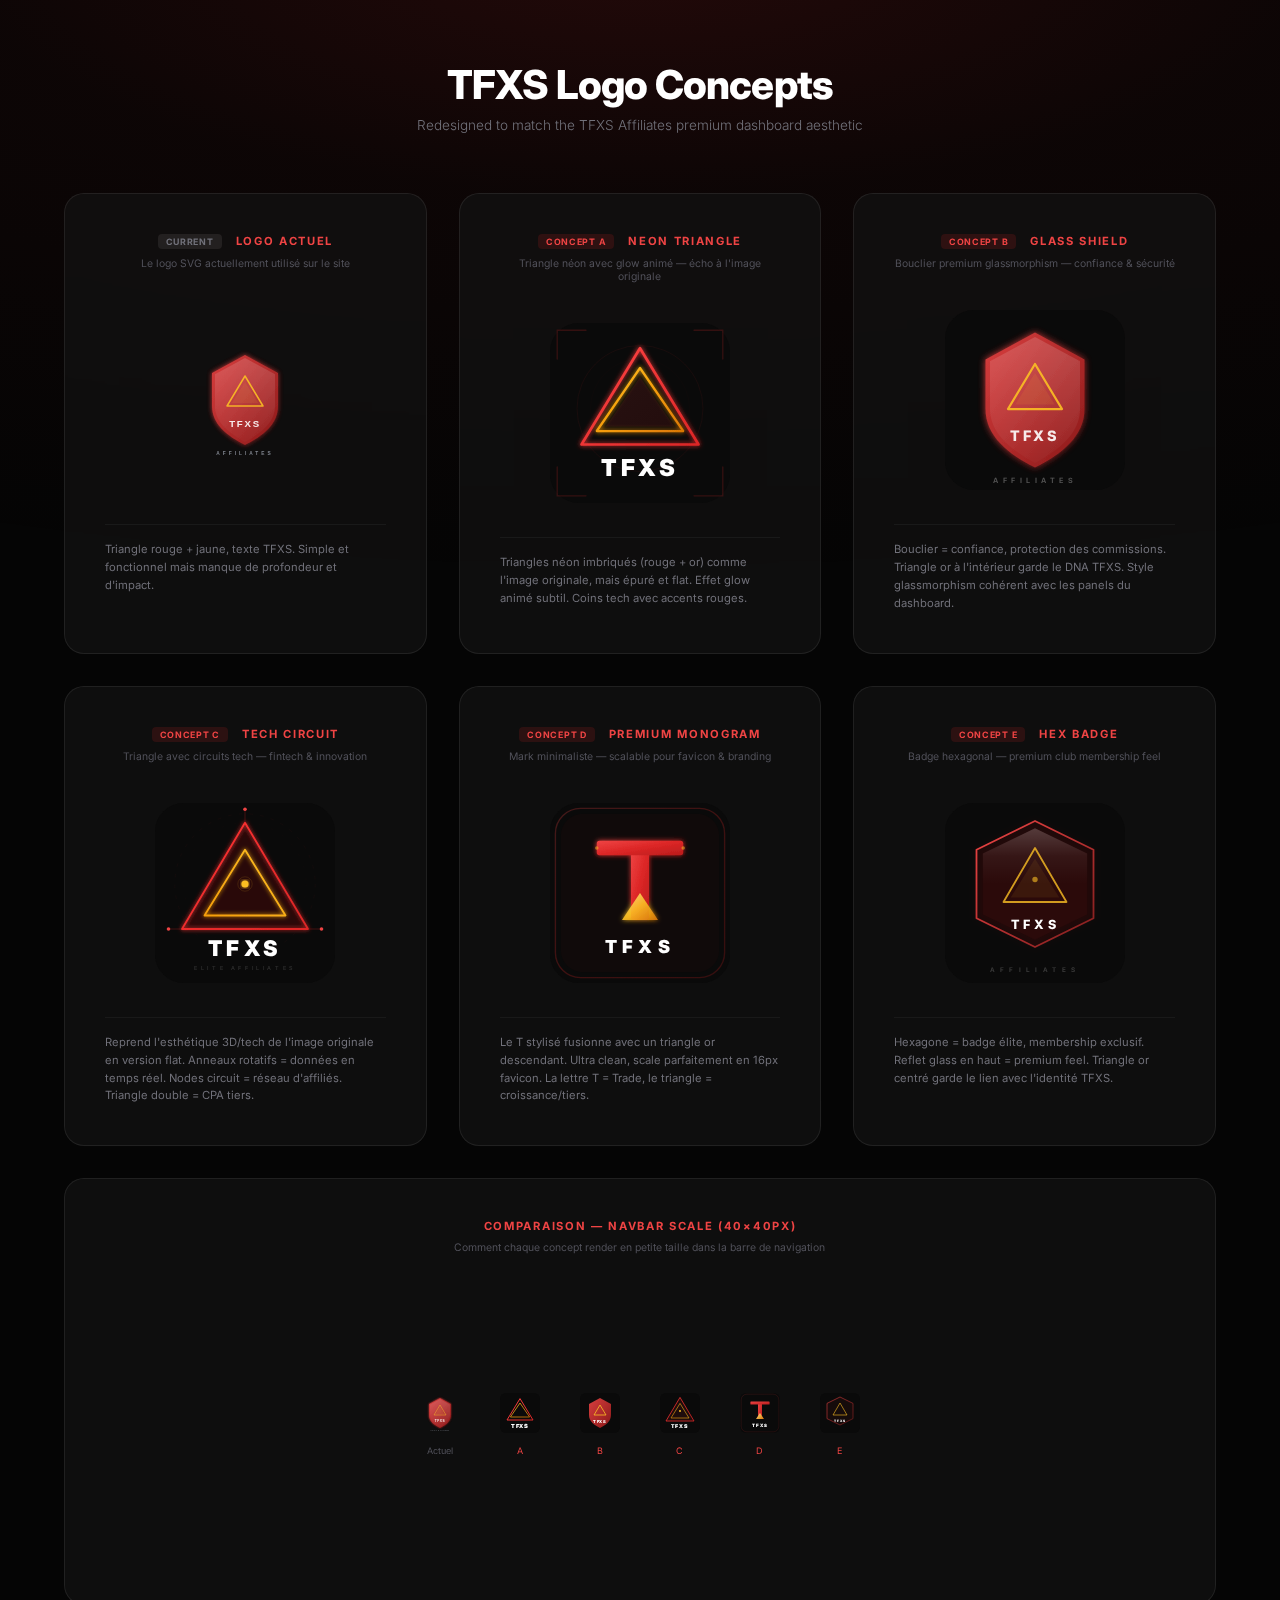
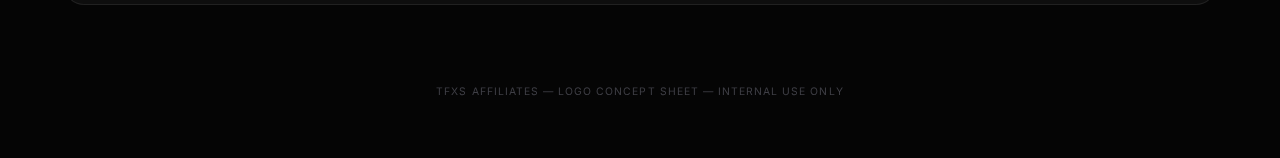
<file: logo-concepts.html>
<!DOCTYPE html>
<html lang="en">
<head>
    <meta charset="UTF-8">
    <meta name="viewport" content="width=device-width, initial-scale=1.0">
    <title>TFXS — Logo Concepts</title>
    <link href="https://fonts.googleapis.com/css2?family=Inter:wght@300;400;500;600;700;800;900&display=swap" rel="stylesheet">
    <style>
        * { margin: 0; padding: 0; box-sizing: border-box; }
        body {
            background: #050505;
            color: #d4d4d8;
            font-family: 'Inter', sans-serif;
            min-height: 100vh;
            overflow-x: hidden;
        }
        .halo-bg {
            position: fixed; top: 0; left: 0; width: 100vw; height: 100vh;
            background: radial-gradient(ellipse 140% 70% at 50% -5%, rgba(220,38,38,0.14) 0%, rgba(220,38,38,0.04) 38%, rgba(220,38,38,0) 100%);
            z-index: -1; pointer-events: none;
        }
        header {
            text-align: center;
            padding: 60px 20px 20px;
        }
        header h1 {
            font-size: 2.5rem;
            font-weight: 800;
            color: #fff;
            letter-spacing: -0.02em;
        }
        header p {
            color: #71717a;
            font-size: 0.85rem;
            margin-top: 8px;
            font-weight: 300;
        }
        .grid {
            max-width: 1200px;
            margin: 40px auto;
            padding: 0 24px;
            display: grid;
            grid-template-columns: repeat(auto-fit, minmax(340px, 1fr));
            gap: 32px;
        }
        .card {
            background: rgba(20, 20, 20, 0.6);
            backdrop-filter: blur(20px);
            border: 1px solid rgba(255,255,255,0.08);
            border-radius: 20px;
            padding: 40px;
            text-align: center;
            transition: all 0.4s ease;
            position: relative;
            overflow: hidden;
        }
        .card:hover {
            border-color: rgba(220,38,38,0.3);
            box-shadow: 0 0 40px rgba(220,38,38,0.08);
            transform: translateY(-4px);
        }
        .card h3 {
            font-size: 0.7rem;
            font-weight: 700;
            text-transform: uppercase;
            letter-spacing: 0.15em;
            color: #ef4444;
            margin-bottom: 8px;
        }
        .card .subtitle {
            font-size: 0.65rem;
            color: #52525b;
            margin-bottom: 30px;
        }
        .logo-wrap {
            display: flex;
            align-items: center;
            justify-content: center;
            min-height: 200px;
        }
        .card .notes {
            margin-top: 24px;
            font-size: 0.7rem;
            color: #71717a;
            line-height: 1.6;
            text-align: left;
            border-top: 1px solid rgba(255,255,255,0.05);
            padding-top: 16px;
        }
        .badge {
            display: inline-block;
            padding: 2px 8px;
            border-radius: 4px;
            font-size: 0.55rem;
            font-weight: 700;
            text-transform: uppercase;
            letter-spacing: 0.08em;
        }
        .badge-current { background: rgba(255,255,255,0.08); color: #71717a; }
        .badge-new { background: rgba(220,38,38,0.15); color: #ef4444; }

        /* ─── Animations for logos ─── */
        @keyframes glow-pulse {
            0%, 100% { filter: drop-shadow(0 0 12px rgba(220,38,38,0.4)); }
            50% { filter: drop-shadow(0 0 25px rgba(220,38,38,0.7)); }
        }
        @keyframes ring-rotate {
            from { transform: rotate(0deg); }
            to { transform: rotate(360deg); }
        }
        @keyframes dash-spin {
            to { stroke-dashoffset: 0; }
        }
        @keyframes shimmer-sweep {
            0% { transform: translateX(-150%) skewX(12deg); }
            100% { transform: translateX(250%) skewX(12deg); }
        }
        @keyframes float {
            0%, 100% { transform: translateY(0); }
            50% { transform: translateY(-6px); }
        }

        .full-width {
            grid-column: 1 / -1;
        }
        .full-width .logo-wrap {
            min-height: 280px;
            gap: 60px;
            flex-wrap: wrap;
        }
    </style>
</head>
<body>
    <div class="halo-bg"></div>

    <header>
        <h1>TFXS Logo Concepts</h1>
        <p>Redesigned to match the TFXS Affiliates premium dashboard aesthetic</p>
    </header>

    <div class="grid">

        <!-- ═══ CONCEPT 1 — Current Logo (reference) ═══ -->
        <div class="card">
            <h3><span class="badge badge-current">Current</span> &nbsp; Logo Actuel</h3>
            <p class="subtitle">Le logo SVG actuellement utilisé sur le site</p>
            <div class="logo-wrap">
                <img src="assets/logo.svg" alt="Current Logo" style="width: 120px; height: 120px;">
            </div>
            <div class="notes">
                Triangle rouge + jaune, texte TFXS. Simple et fonctionnel mais manque de profondeur et d'impact.
            </div>
        </div>

        <!-- ═══ CONCEPT 2 — Neon Triangle ═══ -->
        <div class="card">
            <h3><span class="badge badge-new">Concept A</span> &nbsp; Neon Triangle</h3>
            <p class="subtitle">Triangle néon avec glow animé — écho à l'image originale</p>
            <div class="logo-wrap">
                <svg xmlns="http://www.w3.org/2000/svg" viewBox="0 0 200 200" width="180" height="180" style="animation: glow-pulse 3s ease-in-out infinite;">
                    <defs>
                        <linearGradient id="neon-red" x1="0%" y1="0%" x2="100%" y2="100%">
                            <stop offset="0%" stop-color="#ff4444"/>
                            <stop offset="100%" stop-color="#dc2626"/>
                        </linearGradient>
                        <linearGradient id="neon-gold" x1="0%" y1="0%" x2="100%" y2="100%">
                            <stop offset="0%" stop-color="#fbbf24"/>
                            <stop offset="50%" stop-color="#f59e0b"/>
                            <stop offset="100%" stop-color="#d97706"/>
                        </linearGradient>
                        <filter id="glow-a">
                            <feGaussianBlur stdDeviation="3" result="blur"/>
                            <feMerge>
                                <feMergeNode in="blur"/>
                                <feMergeNode in="SourceGraphic"/>
                            </feMerge>
                        </filter>
                        <filter id="heavy-glow">
                            <feGaussianBlur stdDeviation="8" result="blur"/>
                            <feMerge>
                                <feMergeNode in="blur"/>
                                <feMergeNode in="blur"/>
                                <feMergeNode in="SourceGraphic"/>
                            </feMerge>
                        </filter>
                    </defs>
                    <!-- Dark background -->
                    <rect width="200" height="200" rx="32" fill="#0a0a0a"/>
                    <!-- Subtle red ring behind -->
                    <circle cx="100" cy="95" r="70" fill="none" stroke="rgba(220,38,38,0.08)" stroke-width="1"/>
                    <circle cx="100" cy="95" r="55" fill="none" stroke="rgba(220,38,38,0.05)" stroke-width="0.5"/>
                    <!-- Outer triangle — red glow -->
                    <path d="M100 28 L165 135 H35 Z" fill="none" stroke="url(#neon-red)" stroke-width="3" stroke-linejoin="round" filter="url(#glow-a)"/>
                    <!-- Inner triangle — gold -->
                    <path d="M100 50 L148 120 H52 Z" fill="none" stroke="url(#neon-gold)" stroke-width="2.5" stroke-linejoin="round" filter="url(#glow-a)"/>
                    <!-- Filled inner core -->
                    <path d="M100 60 L138 115 H62 Z" fill="url(#neon-red)" opacity="0.12"/>
                    <!-- TFXS text -->
                    <text x="100" y="170" text-anchor="middle" fill="white" font-family="Inter,Arial,sans-serif" font-size="26" font-weight="900" letter-spacing="4">TFXS</text>
                    <!-- Subtle corner accents -->
                    <path d="M8 40 V8 H40" fill="none" stroke="rgba(220,38,38,0.2)" stroke-width="1.5" stroke-linecap="round"/>
                    <path d="M192 40 V8 H160" fill="none" stroke="rgba(220,38,38,0.2)" stroke-width="1.5" stroke-linecap="round"/>
                    <path d="M8 160 V192 H40" fill="none" stroke="rgba(220,38,38,0.2)" stroke-width="1.5" stroke-linecap="round"/>
                    <path d="M192 160 V192 H160" fill="none" stroke="rgba(220,38,38,0.2)" stroke-width="1.5" stroke-linecap="round"/>
                </svg>
            </div>
            <div class="notes">
                Triangles néon imbriqués (rouge + or) comme l'image originale, mais épuré et flat. Effet glow animé subtil. Coins tech avec accents rouges.
            </div>
        </div>

        <!-- ═══ CONCEPT 3 — Minimal Shield ═══ -->
        <div class="card">
            <h3><span class="badge badge-new">Concept B</span> &nbsp; Glass Shield</h3>
            <p class="subtitle">Bouclier premium glassmorphism — confiance & sécurité</p>
            <div class="logo-wrap">
                <svg xmlns="http://www.w3.org/2000/svg" viewBox="0 0 200 200" width="180" height="180" style="animation: float 4s ease-in-out infinite;">
                    <defs>
                        <linearGradient id="shield-red" x1="0%" y1="0%" x2="100%" y2="100%">
                            <stop offset="0%" stop-color="#ef4444"/>
                            <stop offset="100%" stop-color="#991b1b"/>
                        </linearGradient>
                        <linearGradient id="shield-glass" x1="0%" y1="0%" x2="0%" y2="100%">
                            <stop offset="0%" stop-color="rgba(255,255,255,0.15)"/>
                            <stop offset="100%" stop-color="rgba(255,255,255,0.02)"/>
                        </linearGradient>
                        <filter id="glow-b">
                            <feGaussianBlur stdDeviation="4" result="blur"/>
                            <feMerge>
                                <feMergeNode in="blur"/>
                                <feMergeNode in="SourceGraphic"/>
                            </feMerge>
                        </filter>
                    </defs>
                    <rect width="200" height="200" rx="32" fill="#0a0a0a"/>
                    <!-- Glow behind shield -->
                    <ellipse cx="100" cy="95" rx="50" ry="55" fill="rgba(220,38,38,0.06)"/>
                    <!-- Shield shape -->
                    <path d="M100 25 L155 55 V110 C155 140 130 160 100 175 C70 160 45 140 45 110 V55 Z" fill="url(#shield-red)" opacity="0.9" filter="url(#glow-b)"/>
                    <!-- Glass overlay on shield -->
                    <path d="M100 30 L150 57 V110 C150 137 127 155 100 170 C73 155 50 137 50 110 V57 Z" fill="url(#shield-glass)"/>
                    <!-- Inner triangle -->
                    <path d="M100 60 L130 110 H70 Z" fill="none" stroke="#fbbf24" stroke-width="2.5" stroke-linejoin="round" opacity="0.9"/>
                    <path d="M100 70 L122 105 H78 Z" fill="rgba(251,191,36,0.1)"/>
                    <!-- TFXS text inside shield -->
                    <text x="100" y="145" text-anchor="middle" fill="white" font-family="Inter,Arial,sans-serif" font-size="16" font-weight="800" letter-spacing="3" opacity="0.9">TFXS</text>
                    <!-- Brand text below -->
                    <text x="100" y="192" text-anchor="middle" fill="rgba(255,255,255,0.3)" font-family="Inter,Arial,sans-serif" font-size="8" font-weight="600" letter-spacing="5">AFFILIATES</text>
                </svg>
            </div>
            <div class="notes">
                Bouclier = confiance, protection des commissions. Triangle or à l'intérieur garde le DNA TFXS. Style glassmorphism cohérent avec les panels du dashboard.
            </div>
        </div>

        <!-- ═══ CONCEPT 4 — Circuit Triangle ═══ -->
        <div class="card">
            <h3><span class="badge badge-new">Concept C</span> &nbsp; Tech Circuit</h3>
            <p class="subtitle">Triangle avec circuits tech — fintech & innovation</p>
            <div class="logo-wrap">
                <svg xmlns="http://www.w3.org/2000/svg" viewBox="0 0 200 200" width="180" height="180">
                    <defs>
                        <linearGradient id="circuit-red" x1="0%" y1="0%" x2="100%" y2="100%">
                            <stop offset="0%" stop-color="#ff3333"/>
                            <stop offset="100%" stop-color="#dc2626"/>
                        </linearGradient>
                        <linearGradient id="circuit-gold" x1="0%" y1="100%" x2="100%" y2="0%">
                            <stop offset="0%" stop-color="#f59e0b"/>
                            <stop offset="100%" stop-color="#fbbf24"/>
                        </linearGradient>
                        <filter id="glow-c">
                            <feGaussianBlur stdDeviation="2.5" result="blur"/>
                            <feMerge>
                                <feMergeNode in="blur"/>
                                <feMergeNode in="SourceGraphic"/>
                            </feMerge>
                        </filter>
                    </defs>
                    <rect width="200" height="200" rx="32" fill="#0a0a0a"/>
                    <!-- Rotating ring -->
                    <g style="transform-origin: 100px 90px; animation: ring-rotate 20s linear infinite;">
                        <circle cx="100" cy="90" r="78" fill="none" stroke="rgba(220,38,38,0.1)" stroke-width="0.5" stroke-dasharray="4 8"/>
                    </g>
                    <g style="transform-origin: 100px 90px; animation: ring-rotate 30s linear infinite reverse;">
                        <circle cx="100" cy="90" r="68" fill="none" stroke="rgba(220,38,38,0.06)" stroke-width="0.5" stroke-dasharray="2 12"/>
                    </g>
                    <!-- Main triangle -->
                    <path d="M100 22 L170 140 H30 Z" fill="rgba(220,38,38,0.08)" stroke="url(#circuit-red)" stroke-width="2" stroke-linejoin="round" filter="url(#glow-c)"/>
                    <!-- Circuit lines from triangle -->
                    <line x1="100" y1="22" x2="100" y2="8" stroke="rgba(220,38,38,0.3)" stroke-width="1"/>
                    <circle cx="100" cy="7" r="2" fill="#ef4444"/>
                    <line x1="170" y1="140" x2="184" y2="140" stroke="rgba(220,38,38,0.3)" stroke-width="1"/>
                    <circle cx="185" cy="140" r="2" fill="#ef4444"/>
                    <line x1="30" y1="140" x2="16" y2="140" stroke="rgba(220,38,38,0.3)" stroke-width="1"/>
                    <circle cx="15" cy="140" r="2" fill="#ef4444"/>
                    <!-- Inner gold triangle -->
                    <path d="M100 52 L145 125 H55 Z" fill="none" stroke="url(#circuit-gold)" stroke-width="2" stroke-linejoin="round" filter="url(#glow-c)"/>
                    <!-- Core dot -->
                    <circle cx="100" cy="90" r="4" fill="#fbbf24" filter="url(#glow-c)"/>
                    <circle cx="100" cy="90" r="8" fill="none" stroke="rgba(251,191,36,0.3)" stroke-width="0.5"/>
                    <!-- TFXS text -->
                    <text x="100" y="170" text-anchor="middle" fill="white" font-family="Inter,Arial,sans-serif" font-size="24" font-weight="900" letter-spacing="5">TFXS</text>
                    <!-- Subtle tagline -->
                    <text x="100" y="185" text-anchor="middle" fill="rgba(255,255,255,0.15)" font-family="Inter,Arial,sans-serif" font-size="6" font-weight="500" letter-spacing="4">ELITE AFFILIATES</text>
                </svg>
            </div>
            <div class="notes">
                Reprend l'esthétique 3D/tech de l'image originale en version flat. Anneaux rotatifs = données en temps réel. Nodes circuit = réseau d'affiliés. Triangle double = CPA tiers.
            </div>
        </div>

        <!-- ═══ CONCEPT 5 — Monogram Mark ═══ -->
        <div class="card">
            <h3><span class="badge badge-new">Concept D</span> &nbsp; Premium Monogram</h3>
            <p class="subtitle">Mark minimaliste — scalable pour favicon & branding</p>
            <div class="logo-wrap">
                <svg xmlns="http://www.w3.org/2000/svg" viewBox="0 0 200 200" width="180" height="180">
                    <defs>
                        <linearGradient id="mono-red" x1="0%" y1="0%" x2="100%" y2="100%">
                            <stop offset="0%" stop-color="#ef4444"/>
                            <stop offset="50%" stop-color="#dc2626"/>
                            <stop offset="100%" stop-color="#b91c1c"/>
                        </linearGradient>
                        <linearGradient id="mono-gold" x1="0%" y1="0%" x2="100%" y2="100%">
                            <stop offset="0%" stop-color="#fde68a"/>
                            <stop offset="50%" stop-color="#fbbf24"/>
                            <stop offset="100%" stop-color="#d97706"/>
                        </linearGradient>
                        <filter id="glow-d">
                            <feGaussianBlur stdDeviation="3" result="blur"/>
                            <feMerge>
                                <feMergeNode in="blur"/>
                                <feMergeNode in="SourceGraphic"/>
                            </feMerge>
                        </filter>
                    </defs>
                    <rect width="200" height="200" rx="32" fill="#0a0a0a"/>
                    <!-- Outer border glow -->
                    <rect x="6" y="6" width="188" height="188" rx="28" fill="none" stroke="url(#mono-red)" stroke-width="1.5" opacity="0.25"/>
                    <!-- Background subtle gradient -->
                    <rect x="12" y="12" width="176" height="176" rx="24" fill="rgba(220,38,38,0.03)"/>
                    <!-- Large stylized T with triangle crossbar -->
                    <g filter="url(#glow-d)">
                        <!-- T vertical stroke -->
                        <rect x="90" y="50" width="20" height="80" rx="3" fill="url(#mono-red)"/>
                        <!-- T horizontal stroke -->
                        <rect x="52" y="42" width="96" height="16" rx="3" fill="url(#mono-red)"/>
                        <!-- Triangle accent replacing bottom of T -->
                        <path d="M100 100 L120 130 H80 Z" fill="url(#mono-gold)" opacity="0.9"/>
                    </g>
                    <!-- Decorative dots -->
                    <circle cx="52" cy="50" r="2" fill="rgba(251,191,36,0.5)"/>
                    <circle cx="148" cy="50" r="2" fill="rgba(251,191,36,0.5)"/>
                    <!-- TFXS text -->
                    <text x="100" y="167" text-anchor="middle" fill="white" font-family="Inter,Arial,sans-serif" font-size="20" font-weight="900" letter-spacing="6">TFXS</text>
                    <!-- Underline accent -->
                    <line x1="65" y1="175" x2="135" y2="175" stroke="url(#mono-red)" stroke-width="1.5" opacity="0.4"/>
                </svg>
            </div>
            <div class="notes">
                Le T stylisé fusionne avec un triangle or descendant. Ultra clean, scale parfaitement en 16px favicon. La lettre T = Trade, le triangle = croissance/tiers.
            </div>
        </div>

        <!-- ═══ CONCEPT 6 — Hexagonal Badge ═══ -->
        <div class="card">
            <h3><span class="badge badge-new">Concept E</span> &nbsp; Hex Badge</h3>
            <p class="subtitle">Badge hexagonal — premium club membership feel</p>
            <div class="logo-wrap">
                <svg xmlns="http://www.w3.org/2000/svg" viewBox="0 0 200 200" width="180" height="180" style="animation: float 5s ease-in-out infinite;">
                    <defs>
                        <linearGradient id="hex-red" x1="0%" y1="0%" x2="100%" y2="100%">
                            <stop offset="0%" stop-color="#ef4444"/>
                            <stop offset="100%" stop-color="#7f1d1d"/>
                        </linearGradient>
                        <linearGradient id="hex-shine" x1="0%" y1="0%" x2="0%" y2="100%">
                            <stop offset="0%" stop-color="rgba(255,255,255,0.2)"/>
                            <stop offset="50%" stop-color="rgba(255,255,255,0.05)"/>
                            <stop offset="100%" stop-color="rgba(255,255,255,0)"/>
                        </linearGradient>
                        <filter id="glow-e">
                            <feGaussianBlur stdDeviation="5" result="blur"/>
                            <feMerge>
                                <feMergeNode in="blur"/>
                                <feMergeNode in="SourceGraphic"/>
                            </feMerge>
                        </filter>
                        <clipPath id="hex-clip">
                            <path d="M100 15 L170 50 V130 L100 165 L30 130 V50 Z"/>
                        </clipPath>
                    </defs>
                    <rect width="200" height="200" rx="32" fill="#0a0a0a"/>
                    <!-- Hex glow -->
                    <path d="M100 20 L165 52 V128 L100 160 L35 128 V52 Z" fill="rgba(220,38,38,0.06)" filter="url(#glow-e)"/>
                    <!-- Hex border -->
                    <path d="M100 20 L165 52 V128 L100 160 L35 128 V52 Z" fill="none" stroke="url(#hex-red)" stroke-width="2" stroke-linejoin="round"/>
                    <!-- Inner hex fill -->
                    <path d="M100 28 L158 56 V124 L100 152 L42 124 V56 Z" fill="rgba(220,38,38,0.05)"/>
                    <!-- Glass highlight -->
                    <path d="M100 28 L158 56 V90 L100 90 L42 90 V56 Z" fill="url(#hex-shine)" clip-path="url(#hex-clip)"/>
                    <!-- Central triangle -->
                    <path d="M100 50 L135 110 H65 Z" fill="none" stroke="#fbbf24" stroke-width="2" stroke-linejoin="round" opacity="0.8"/>
                    <path d="M100 62 L127 105 H73 Z" fill="rgba(251,191,36,0.08)"/>
                    <!-- Center dot cluster -->
                    <circle cx="100" cy="85" r="3" fill="#fbbf24" opacity="0.6"/>
                    <!-- Text -->
                    <text x="100" y="140" text-anchor="middle" fill="white" font-family="Inter,Arial,sans-serif" font-size="14" font-weight="800" letter-spacing="4">TFXS</text>
                    <!-- Bottom label -->
                    <text x="100" y="188" text-anchor="middle" fill="rgba(255,255,255,0.2)" font-family="Inter,Arial,sans-serif" font-size="7" font-weight="600" letter-spacing="6">AFFILIATES</text>
                </svg>
            </div>
            <div class="notes">
                Hexagone = badge élite, membership exclusif. Reflet glass en haut = premium feel. Triangle or centré garde le lien avec l'identité TFXS.
            </div>
        </div>

        <!-- ═══ FULL WIDTH — All variants side by side ═══ -->
        <div class="card full-width">
            <h3>Comparaison — Navbar Scale (40×40px)</h3>
            <p class="subtitle">Comment chaque concept render en petite taille dans la barre de navigation</p>
            <div class="logo-wrap" style="gap: 40px; padding: 20px 0;">
                <!-- Current -->
                <div style="text-align:center">
                    <img src="assets/logo.svg" alt="Current" style="width:40px; height:40px; border-radius:8px;">
                    <div style="font-size:9px; color:#52525b; margin-top:8px;">Actuel</div>
                </div>
                <!-- Concept A -->
                <div style="text-align:center">
                    <svg xmlns="http://www.w3.org/2000/svg" viewBox="0 0 200 200" width="40" height="40">
                        <defs>
                            <linearGradient id="sm-a1" x1="0%" y1="0%" x2="100%" y2="100%"><stop offset="0%" stop-color="#ff4444"/><stop offset="100%" stop-color="#dc2626"/></linearGradient>
                            <linearGradient id="sm-a2" x1="0%" y1="0%" x2="100%" y2="100%"><stop offset="0%" stop-color="#fbbf24"/><stop offset="100%" stop-color="#d97706"/></linearGradient>
                        </defs>
                        <rect width="200" height="200" rx="32" fill="#0a0a0a"/>
                        <path d="M100 28 L165 135 H35 Z" fill="none" stroke="url(#sm-a1)" stroke-width="5" stroke-linejoin="round"/>
                        <path d="M100 50 L148 120 H52 Z" fill="none" stroke="url(#sm-a2)" stroke-width="4" stroke-linejoin="round"/>
                        <text x="100" y="173" text-anchor="middle" fill="white" font-family="Inter,sans-serif" font-size="28" font-weight="900" letter-spacing="4">TFXS</text>
                    </svg>
                    <div style="font-size:9px; color:#ef4444; margin-top:8px;">A</div>
                </div>
                <!-- Concept B -->
                <div style="text-align:center">
                    <svg xmlns="http://www.w3.org/2000/svg" viewBox="0 0 200 200" width="40" height="40">
                        <defs>
                            <linearGradient id="sm-b1" x1="0%" y1="0%" x2="100%" y2="100%"><stop offset="0%" stop-color="#ef4444"/><stop offset="100%" stop-color="#991b1b"/></linearGradient>
                        </defs>
                        <rect width="200" height="200" rx="32" fill="#0a0a0a"/>
                        <path d="M100 25 L155 55 V110 C155 140 130 160 100 175 C70 160 45 140 45 110 V55 Z" fill="url(#sm-b1)" opacity="0.9"/>
                        <path d="M100 60 L130 110 H70 Z" fill="none" stroke="#fbbf24" stroke-width="4" stroke-linejoin="round"/>
                        <text x="100" y="148" text-anchor="middle" fill="white" font-family="Inter,sans-serif" font-size="20" font-weight="800" letter-spacing="3">TFXS</text>
                    </svg>
                    <div style="font-size:9px; color:#ef4444; margin-top:8px;">B</div>
                </div>
                <!-- Concept C -->
                <div style="text-align:center">
                    <svg xmlns="http://www.w3.org/2000/svg" viewBox="0 0 200 200" width="40" height="40">
                        <defs>
                            <linearGradient id="sm-c1" x1="0%" y1="0%" x2="100%" y2="100%"><stop offset="0%" stop-color="#ff3333"/><stop offset="100%" stop-color="#dc2626"/></linearGradient>
                            <linearGradient id="sm-c2" x1="0%" y1="100%" x2="100%" y2="0%"><stop offset="0%" stop-color="#f59e0b"/><stop offset="100%" stop-color="#fbbf24"/></linearGradient>
                        </defs>
                        <rect width="200" height="200" rx="32" fill="#0a0a0a"/>
                        <path d="M100 22 L170 140 H30 Z" fill="rgba(220,38,38,0.1)" stroke="url(#sm-c1)" stroke-width="4" stroke-linejoin="round"/>
                        <path d="M100 52 L145 125 H55 Z" fill="none" stroke="url(#sm-c2)" stroke-width="3" stroke-linejoin="round"/>
                        <circle cx="100" cy="90" r="5" fill="#fbbf24"/>
                        <text x="100" y="173" text-anchor="middle" fill="white" font-family="Inter,sans-serif" font-size="26" font-weight="900" letter-spacing="5">TFXS</text>
                    </svg>
                    <div style="font-size:9px; color:#ef4444; margin-top:8px;">C</div>
                </div>
                <!-- Concept D -->
                <div style="text-align:center">
                    <svg xmlns="http://www.w3.org/2000/svg" viewBox="0 0 200 200" width="40" height="40">
                        <defs>
                            <linearGradient id="sm-d1" x1="0%" y1="0%" x2="100%" y2="100%"><stop offset="0%" stop-color="#ef4444"/><stop offset="100%" stop-color="#b91c1c"/></linearGradient>
                            <linearGradient id="sm-d2" x1="0%" y1="0%" x2="100%" y2="100%"><stop offset="0%" stop-color="#fde68a"/><stop offset="100%" stop-color="#d97706"/></linearGradient>
                        </defs>
                        <rect width="200" height="200" rx="32" fill="#0a0a0a"/>
                        <rect x="6" y="6" width="188" height="188" rx="28" fill="none" stroke="url(#sm-d1)" stroke-width="2" opacity="0.3"/>
                        <rect x="90" y="50" width="20" height="80" rx="3" fill="url(#sm-d1)"/>
                        <rect x="52" y="42" width="96" height="16" rx="3" fill="url(#sm-d1)"/>
                        <path d="M100 100 L120 130 H80 Z" fill="url(#sm-d2)"/>
                        <text x="100" y="170" text-anchor="middle" fill="white" font-family="Inter,sans-serif" font-size="22" font-weight="900" letter-spacing="6">TFXS</text>
                    </svg>
                    <div style="font-size:9px; color:#ef4444; margin-top:8px;">D</div>
                </div>
                <!-- Concept E -->
                <div style="text-align:center">
                    <svg xmlns="http://www.w3.org/2000/svg" viewBox="0 0 200 200" width="40" height="40">
                        <defs>
                            <linearGradient id="sm-e1" x1="0%" y1="0%" x2="100%" y2="100%"><stop offset="0%" stop-color="#ef4444"/><stop offset="100%" stop-color="#7f1d1d"/></linearGradient>
                        </defs>
                        <rect width="200" height="200" rx="32" fill="#0a0a0a"/>
                        <path d="M100 20 L165 52 V128 L100 160 L35 128 V52 Z" fill="rgba(220,38,38,0.06)" stroke="url(#sm-e1)" stroke-width="3" stroke-linejoin="round"/>
                        <path d="M100 50 L135 110 H65 Z" fill="none" stroke="#fbbf24" stroke-width="3" stroke-linejoin="round"/>
                        <text x="100" y="143" text-anchor="middle" fill="white" font-family="Inter,sans-serif" font-size="16" font-weight="800" letter-spacing="4">TFXS</text>
                    </svg>
                    <div style="font-size:9px; color:#ef4444; margin-top:8px;">E</div>
                </div>
            </div>
        </div>

    </div>

    <footer style="text-align:center; padding: 40px 20px 60px; color:#3f3f46; font-size:0.65rem; letter-spacing:0.1em; text-transform:uppercase;">
        TFXS Affiliates — Logo Concept Sheet — Internal Use Only
    </footer>
</body>
</html>
</file>
